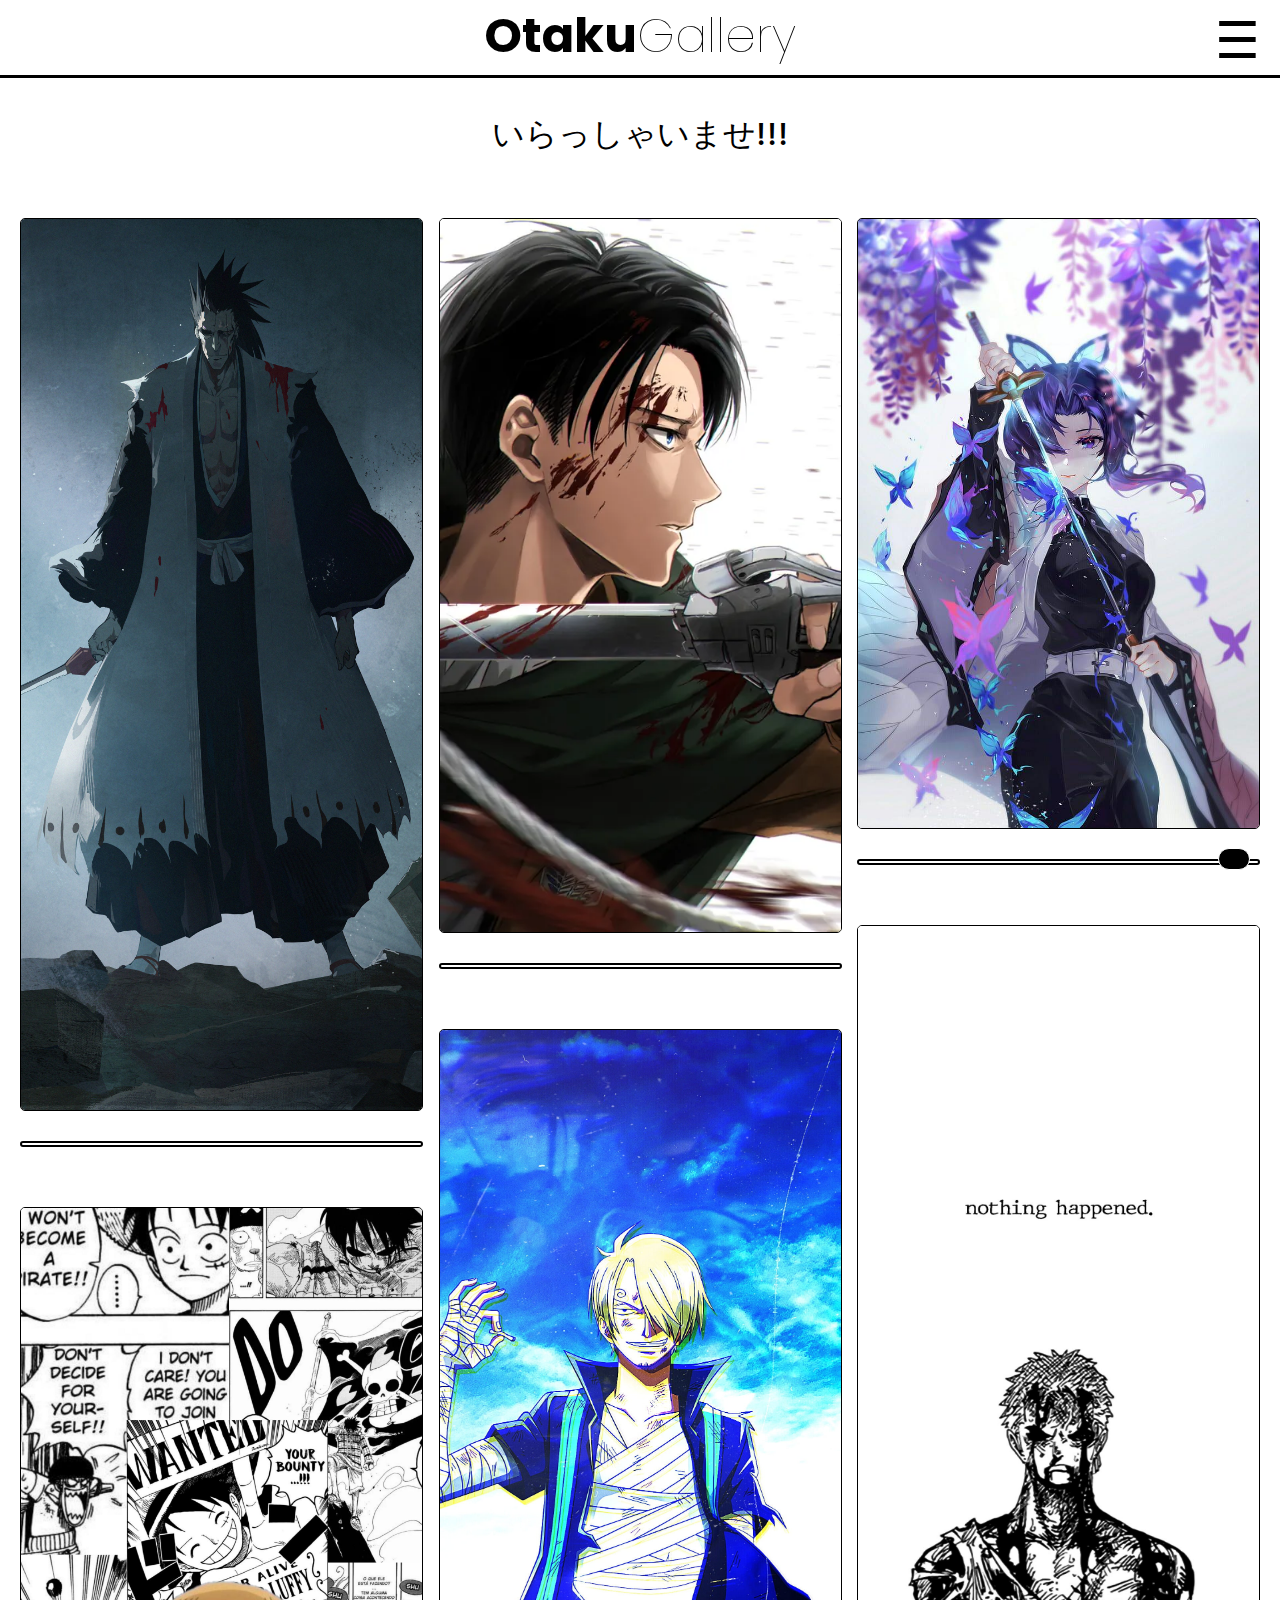
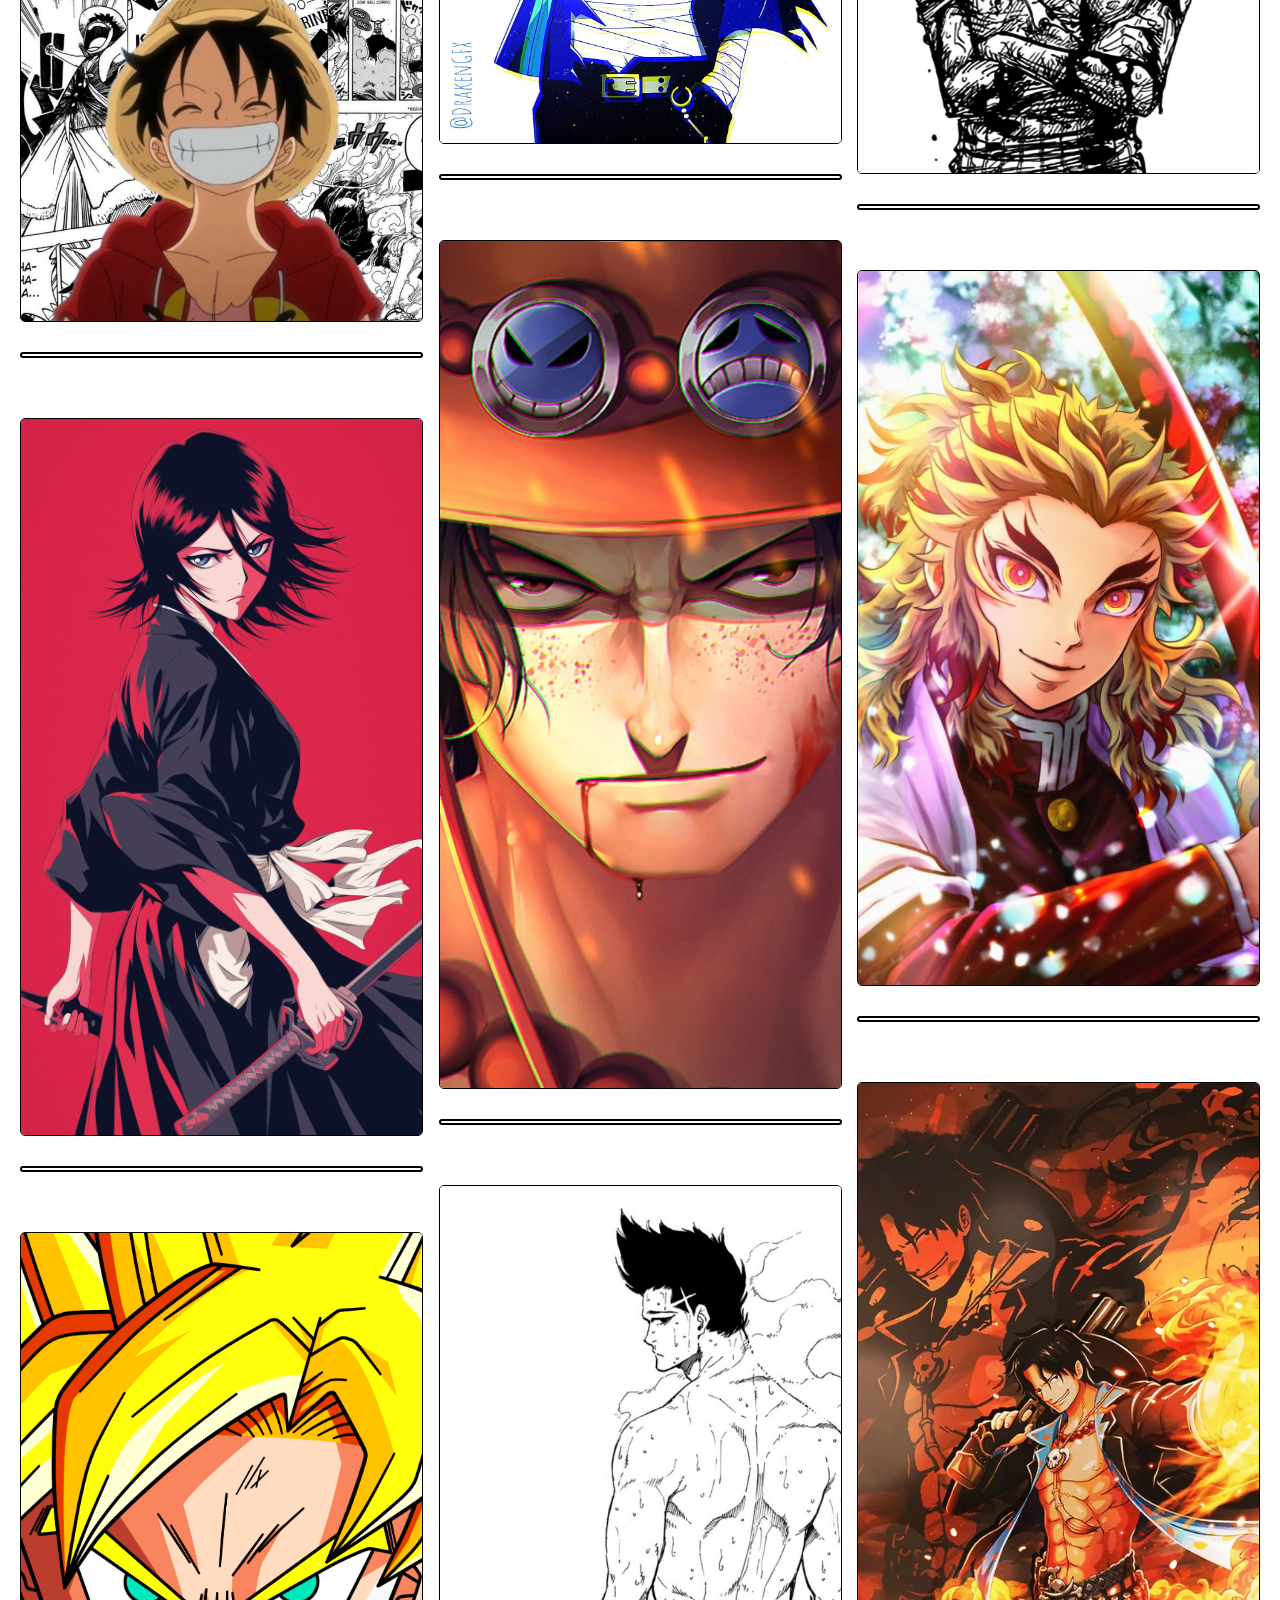
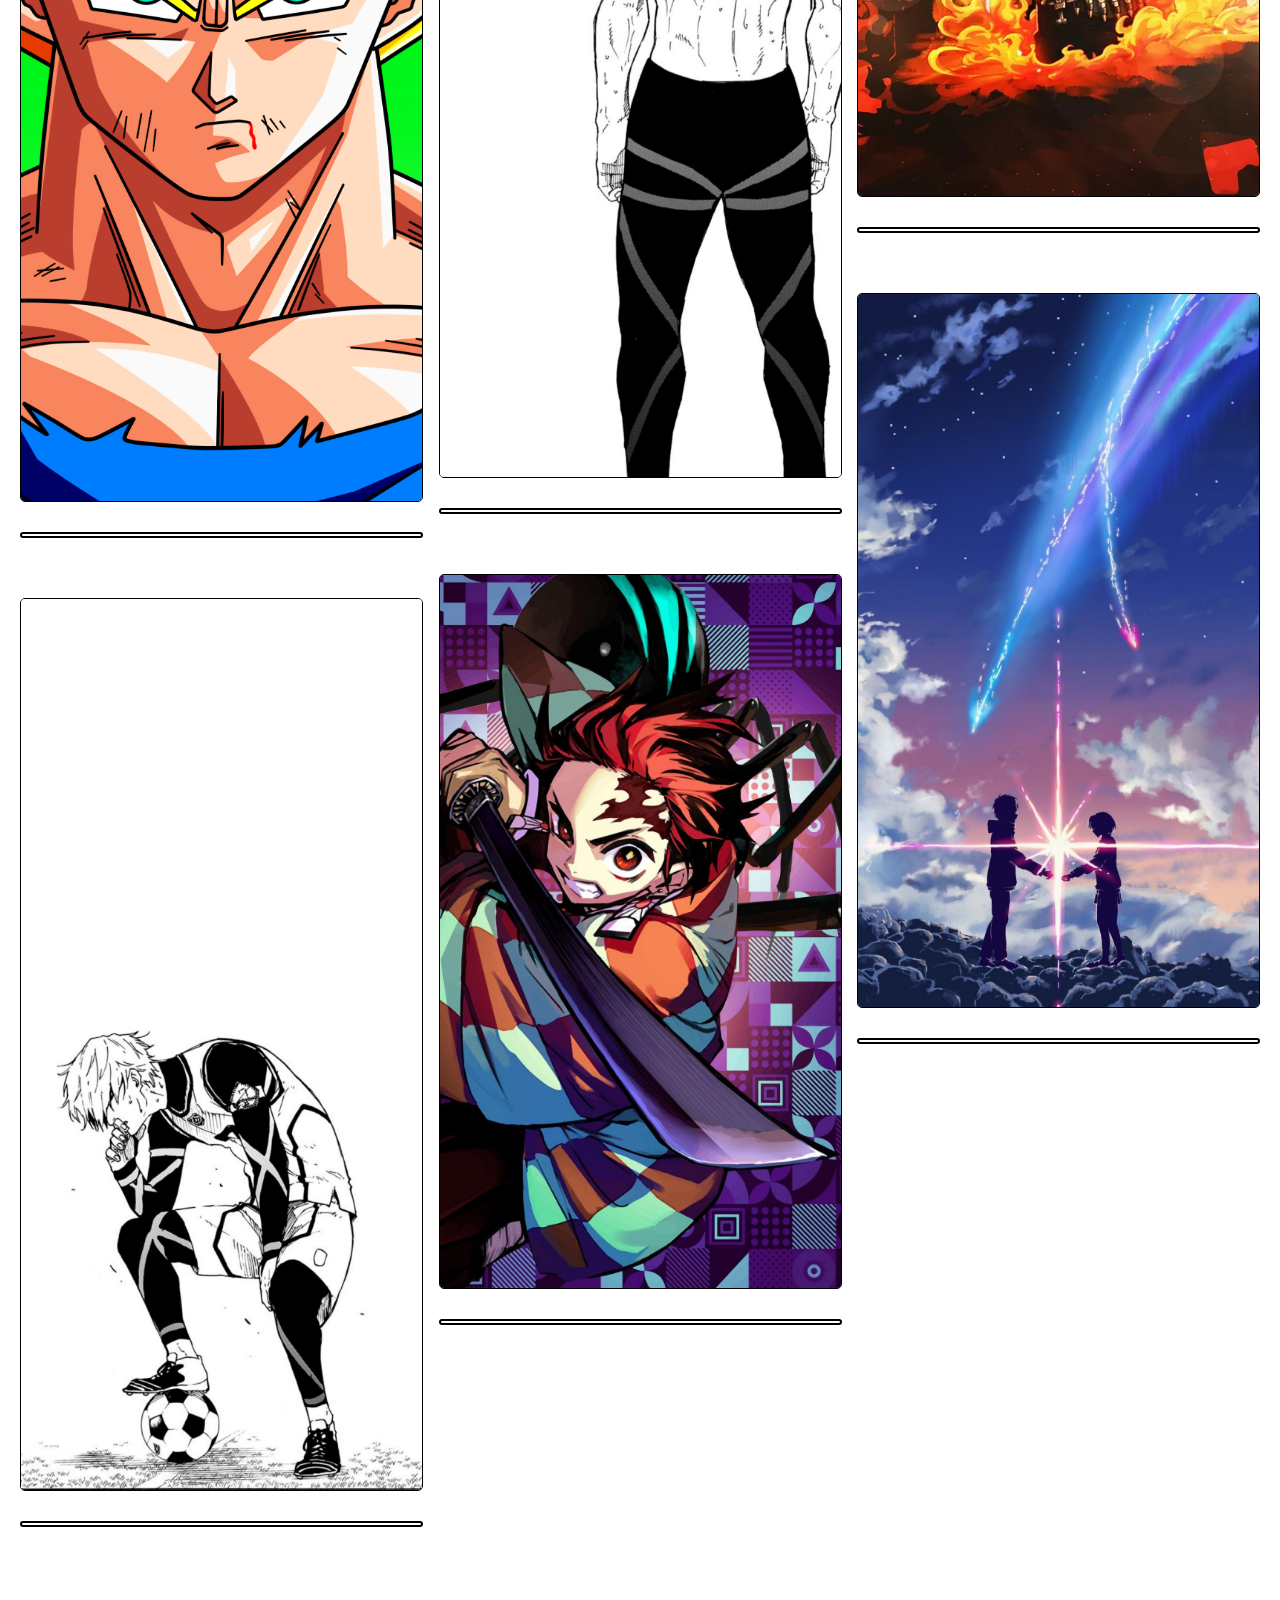
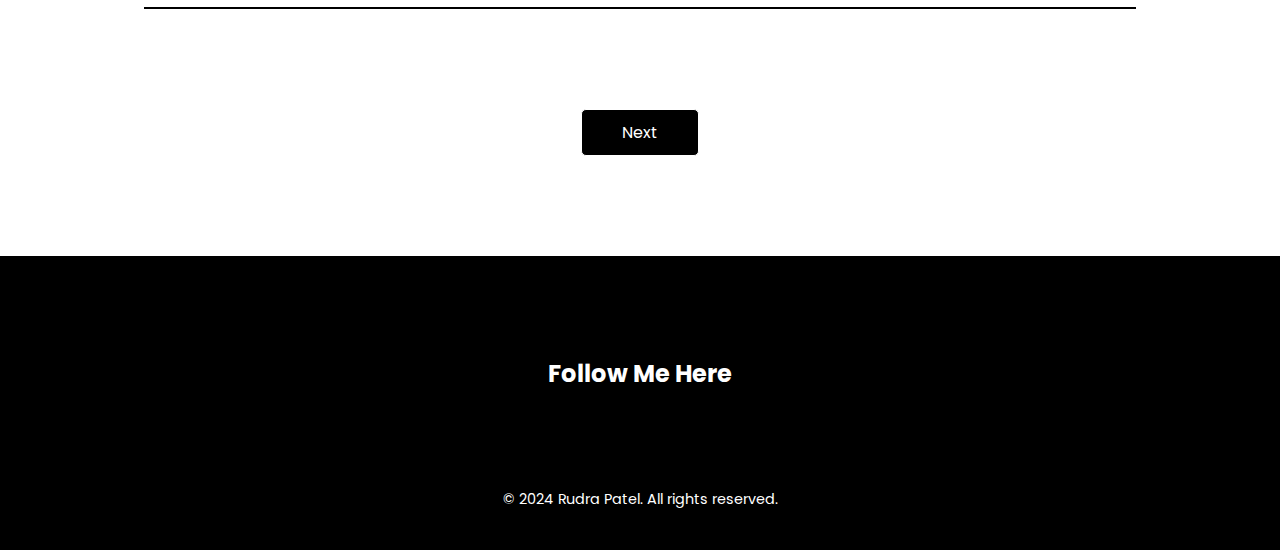
<file: index.html>
<!DOCTYPE html>
<html lang="en">
<head>
    <meta charset="UTF-8">
    <meta name="viewport" content="width=device-width, initial-scale=1.0">
    <title>Otaku Gallery | Rudra Patel</title>
    <link rel="stylesheet" href="styles.css">
    <link rel="stylesheet" href="https://site-assets.fontawesome.com/releases/v6.5.2/css/all.css">
</head>
<body>
    <div class="container">
        <div class="heading">
            <h3>Otaku<span>Gallery</span></h3>
            <h4>いらっしゃいませ!!!</h4>
            
        </div>
        <div class="menu-button" onclick="openNav()">&#9776;</div>
        <div id="mySidebar" class="sidebar">
            <a href="javascript:void(0)" class="closebtn" onclick="closeNav()">&times;</a>
            <div class="nav">
            <a href="index.html">Home</a>
            <a href="page2.html">Page 2</a>
            <a href="contact.html">Contact</a>
        </div>
        </div>
        <div class="box">

            <div class="dream">
                <img src="img\1-opt.jpg" onclick="openModal(this.src)">
                <a href="img\1.jpg" download="Kenpachi Zaraki.jpg" class="download-btn"><i class="fa-solid fa-download"></i></a>
                <img src="img/2.jpg" onclick="openModal(this.src)">
                <a href="img/2.jpg" download="Monkey D Luffy.jpg" class="download-btn"><i class="fa-solid fa-download"></i></a>
                <img src="img/3.jpg" onclick="openModal(this.src)">
                <a href="img/3.jpg" download="Rukia Kuchiki.jpg" class="download-btn"><i class="fa-solid fa-download"></i></a>
                <img src="img/4.jpg" onclick="openModal(this.src)">
                <a href="img/4.jpg" download="Goku.jpg" class="download-btn"><i class="fa-solid fa-download"></i></a>
                <img src="img/5.jpg" onclick="openModal(this.src)">
                <a href="img/5.jpg" download="Seishiro Nagi.jpg" class="download-btn"><i class="fa-solid fa-download"></i></a>
            </div> 

            <div class="dream">
                <img src="img/6.jpg" onclick="openModal(this.src)">
                <a href="img/6.jpg" download="Levi Ackerman.jpg" class="download-btn"><i class="fa-solid fa-download"></i></a>
                <img src="img/7.jpg" onclick="openModal(this.src)">
                <a href="img/7.jpg" download="Sanji.jpg" class="download-btn"><i class="fa-solid fa-download"></i></a>
                <img src="img/8.jpg" onclick="openModal(this.src)">
                <a href="img/8.jpg" download="Portgas D Ace.jpg" class="download-btn"><i class="fa-solid fa-download"></i></a>
                <img src="img/9.jpg" onclick="openModal(this.src)">
                <a href="img/9.jpg" download="Shoei Baro.jpg" class="download-btn"><i class="fa-solid fa-download"></i></a>
                <img src="img/10.jpg" onclick="openModal(this.src)">
                <a href="img/10.jpg" download="Tanjiro Kamado.jpg" class="download-btn"><i class="fa-solid fa-download"></i></a>
            </div>

            <div class="dream">
                <img src="img/11.jpg" onclick="openModal(this.src)">
                <a href="img/11.jpg" download="Shinobu Kochō.jpg" class="download-btn"><i class="fa-solid fa-download"></i></a>
                <img src="img/12.jpg" onclick="openModal(this.src)">
                <a href="img/12.jpg" download="Zoro.jpg" class="download-btn"><i class="fa-solid fa-download"></i></a>
                <img src="img/13.jpg" onclick="openModal(this.src)">
                <a href="img/13.jpg" download="Kyōjurō Rengoku.jpg"class="download-btn"><i class="fa-solid fa-download"></i></a>
                <img src="img/14.jpg" onclick="openModal(this.src)">
                <a href="img/14.jpg" download="Portgas D Ace.jpg" class="download-btn"><i class="fa-solid fa-download"></i></a>
                <img src="img/15.jpg" onclick="openModal(this.src)">
                <a href="img/15.jpg" download="Your Name.jpg" class="download-btn"><i class="fa-solid fa-download"></i></a>
            </div>

        </div>
        <div class="divider"></div>
        <div class="nxt-btn">
            <a href="page2.html">Next</a>
        </div>
        <div onclick="scrollToTop()" class="scrollTop"><i class="fa-regular fa-up"></i></div>
    </div>
    <footer>
        <div class="container">
            <div class="footer-content">
                <div class="footer-section social">
                    <h3>Follow Me Here <i class="fa-solid fa-arrow-down-left"></i></h3>
                    <a href="https://www.linkedin.com/in/rudra-patel-515441242/" target="_blank"><i class="fab fa-linkedin"></i></a>
                    <a href="https://github.com/rudrapatel001" target="_blank"><i class="fab fa-github"></i></a>
                    <a href="https://www.instagram.com/rudra_patel_.07/" target="_blank"><i class="fab fa-instagram"></i></a>
                    <a href=" https://wa.me/9316334332" target="_blank"><i class="fa-brands fa-whatsapp"></i></a>
                </div>
            </div>
            <div class="footer-bottom">
                <p>&copy; 2024 Rudra Patel. All rights reserved.</p>
            </div>
        </div>
    </footer>
    <!-- Modal -->
    <div id="imageModal" class="modal">
        <span class="close" onclick="closeModal()">&times;</span>
        <img class="modal-content" id="modalImage">
    </div>
    <script src="script.js"></script>
</body>
</html>
</file>
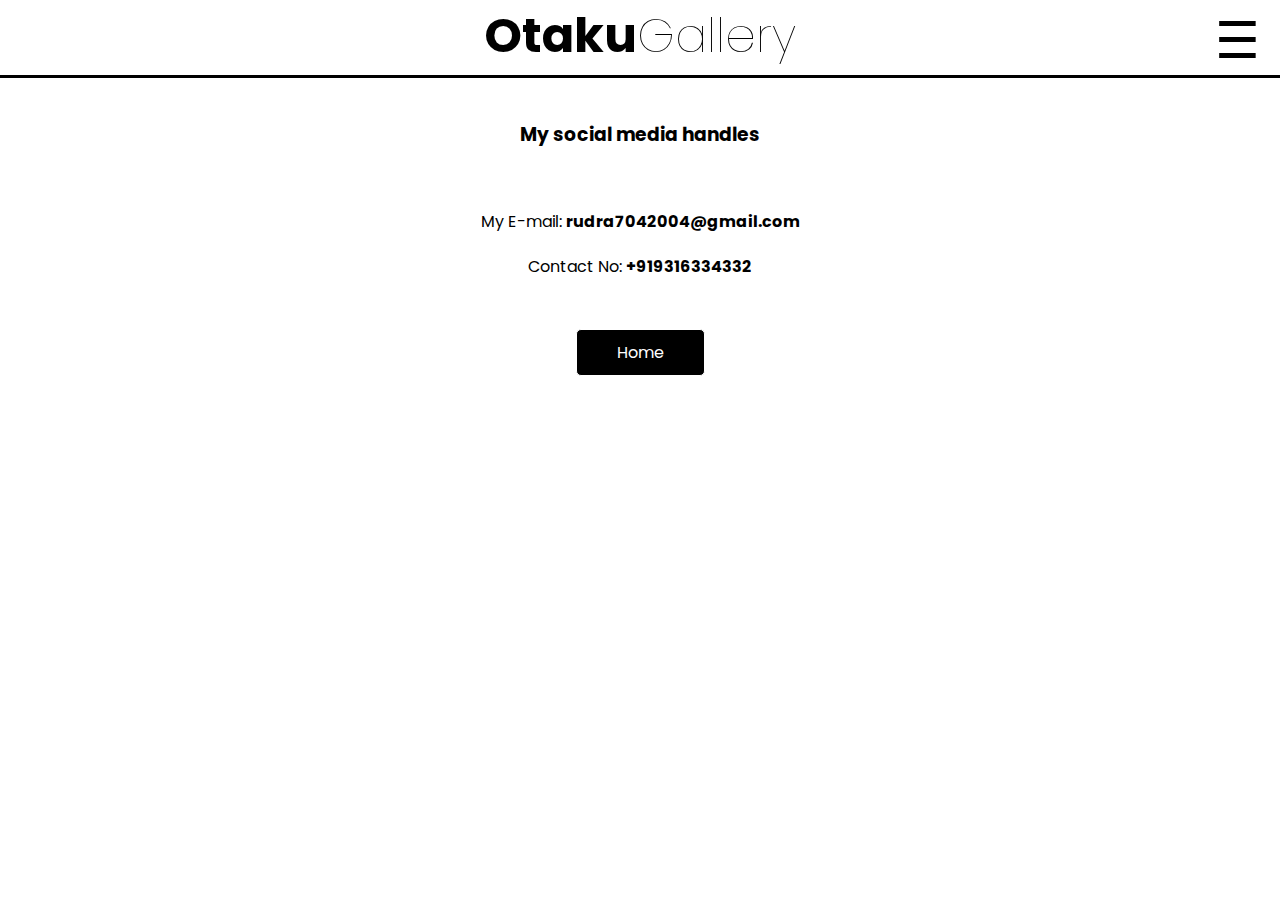
<file: contact.html>
<!DOCTYPE html>
<html lang="en">
<head>
    <meta charset="UTF-8">
    <meta name="viewport" content="width=device-width, initial-scale=1.0">
    <title>wallpaper</title>
    <link rel="stylesheet" href="styles.css">
    <link rel="stylesheet" href="https://cdnjs.cloudflare.com/ajax/libs/font-awesome/6.5.2/css/all.min.css" integrity="sha512-SnH5WK+bZxgPHs44uWIX+LLJAJ9/2PkPKZ5QiAj6Ta86w+fsb2TkcmfRyVX3pBnMFcV7oQPJkl9QevSCWr3W6A==" crossorigin="anonymous" referrerpolicy="no-referrer" />
    <link rel="stylesheet" href="https://site-assets.fontawesome.com/releases/v6.5.2/css/all.css">
</head>
<body>
    <div class="container">
        <div class="heading">
            <h3>Otaku<span>Gallery</span></h3>
            </div>  
            <h3 class="contact">My social media handles <i class="fa-solid fa-arrow-down"></i></h3>
            <div class="menu-button" onclick="openNav()">&#9776;</div>
            <div id="mySidebar" class="sidebar">
                <a href="javascript:void(0)" class="closebtn" onclick="closeNav()">&times;</a>
                <div class="nav">
                <a href="index.html">Home</a>
                <a href="page2.html">Page 2</a>
                <a href="contact.html">Contact</a>
            </div>
        </div>
            <div class="icons">
                <a href="https://www.instagram.com/rudra_patel_.07/"><i class="fa-brands fa-instagram"></i></a>
                <a href="https://github.com/rudrapatel001"><i class="fa-brands fa-github"></i></a>
                <a href="https://discord.gg/3cSt6Yw2"><i class="fa-brands fa-discord"></i></a>
            </div>
            <div class="info">
                <p>My E-mail: <b>rudra7042004@gmail.com</b></p>
                <p>Contact No: <b>+919316334332</b></p>
            </div>
            <div class="nxt-btn">
                <a href="page2.html">Home</a>
            </div>
        </div>
            
            <script src="script.js"></script>
    </body>
</html>
</file>
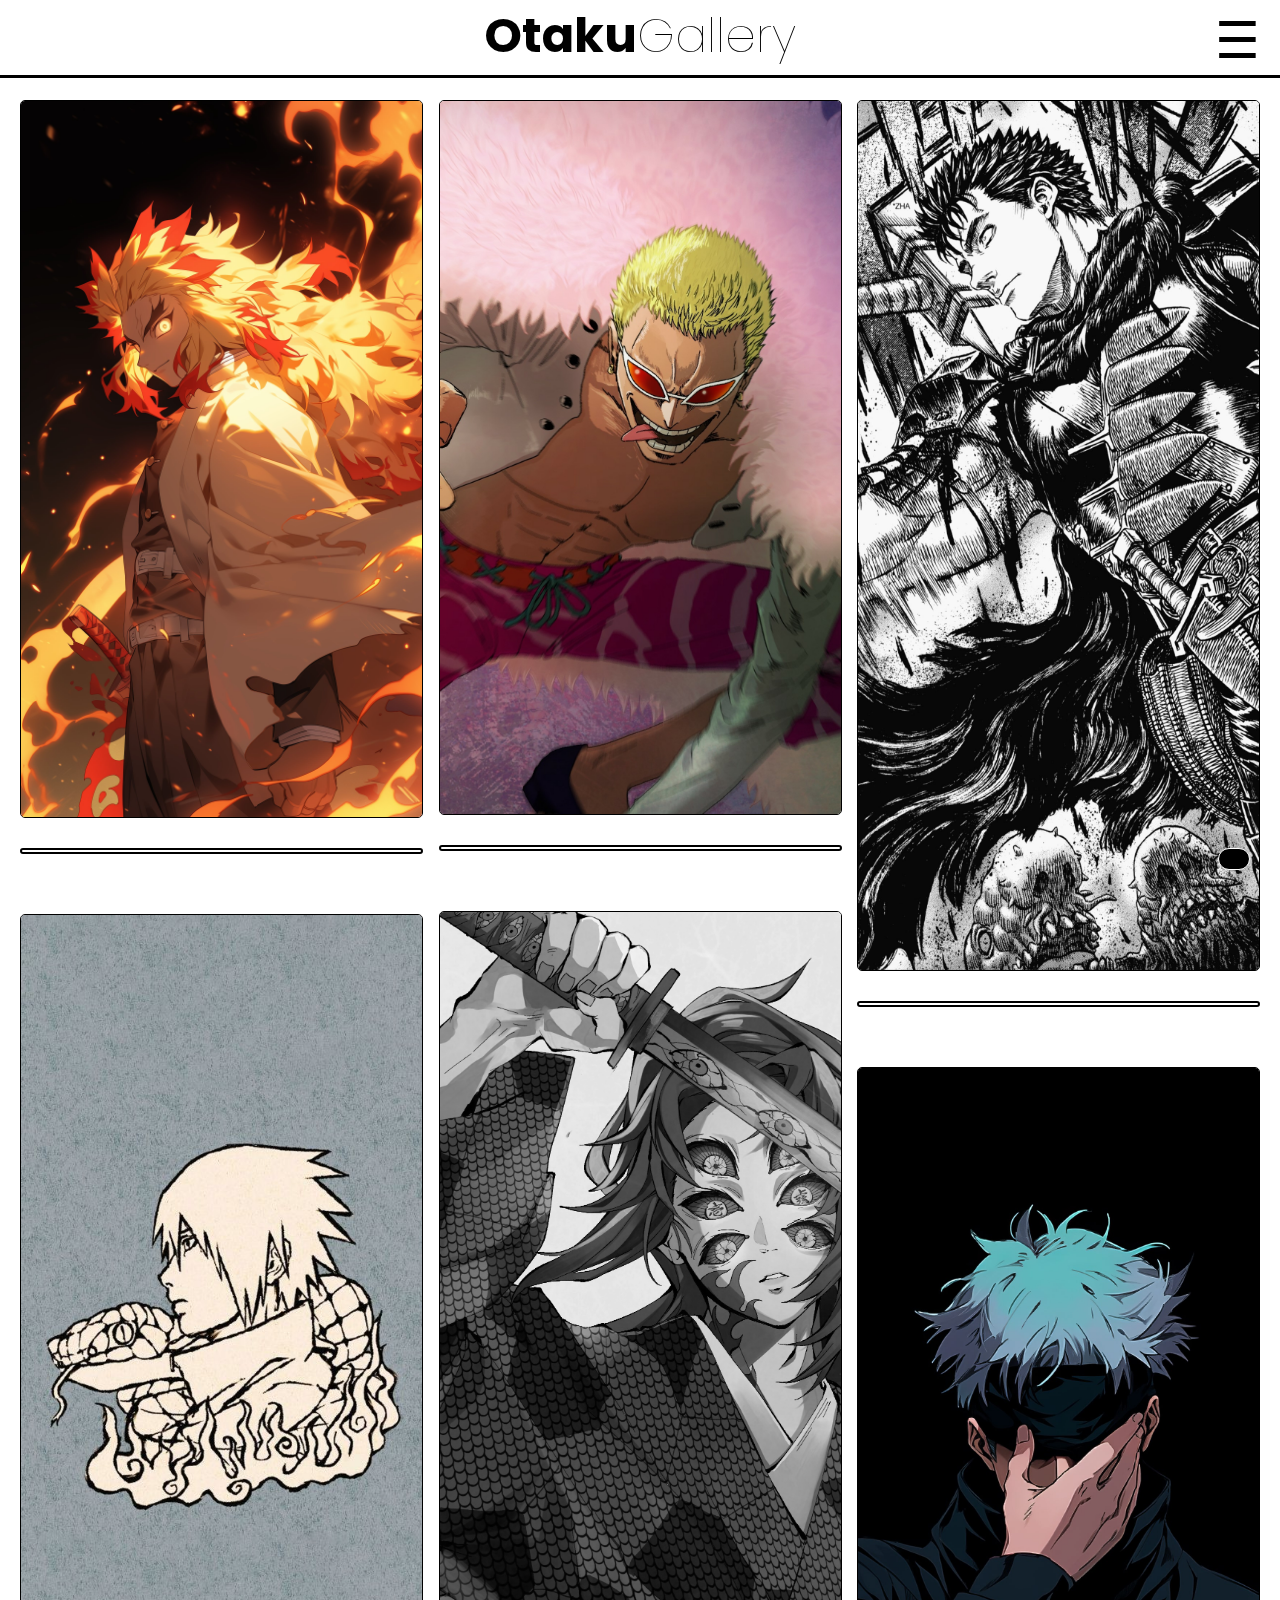
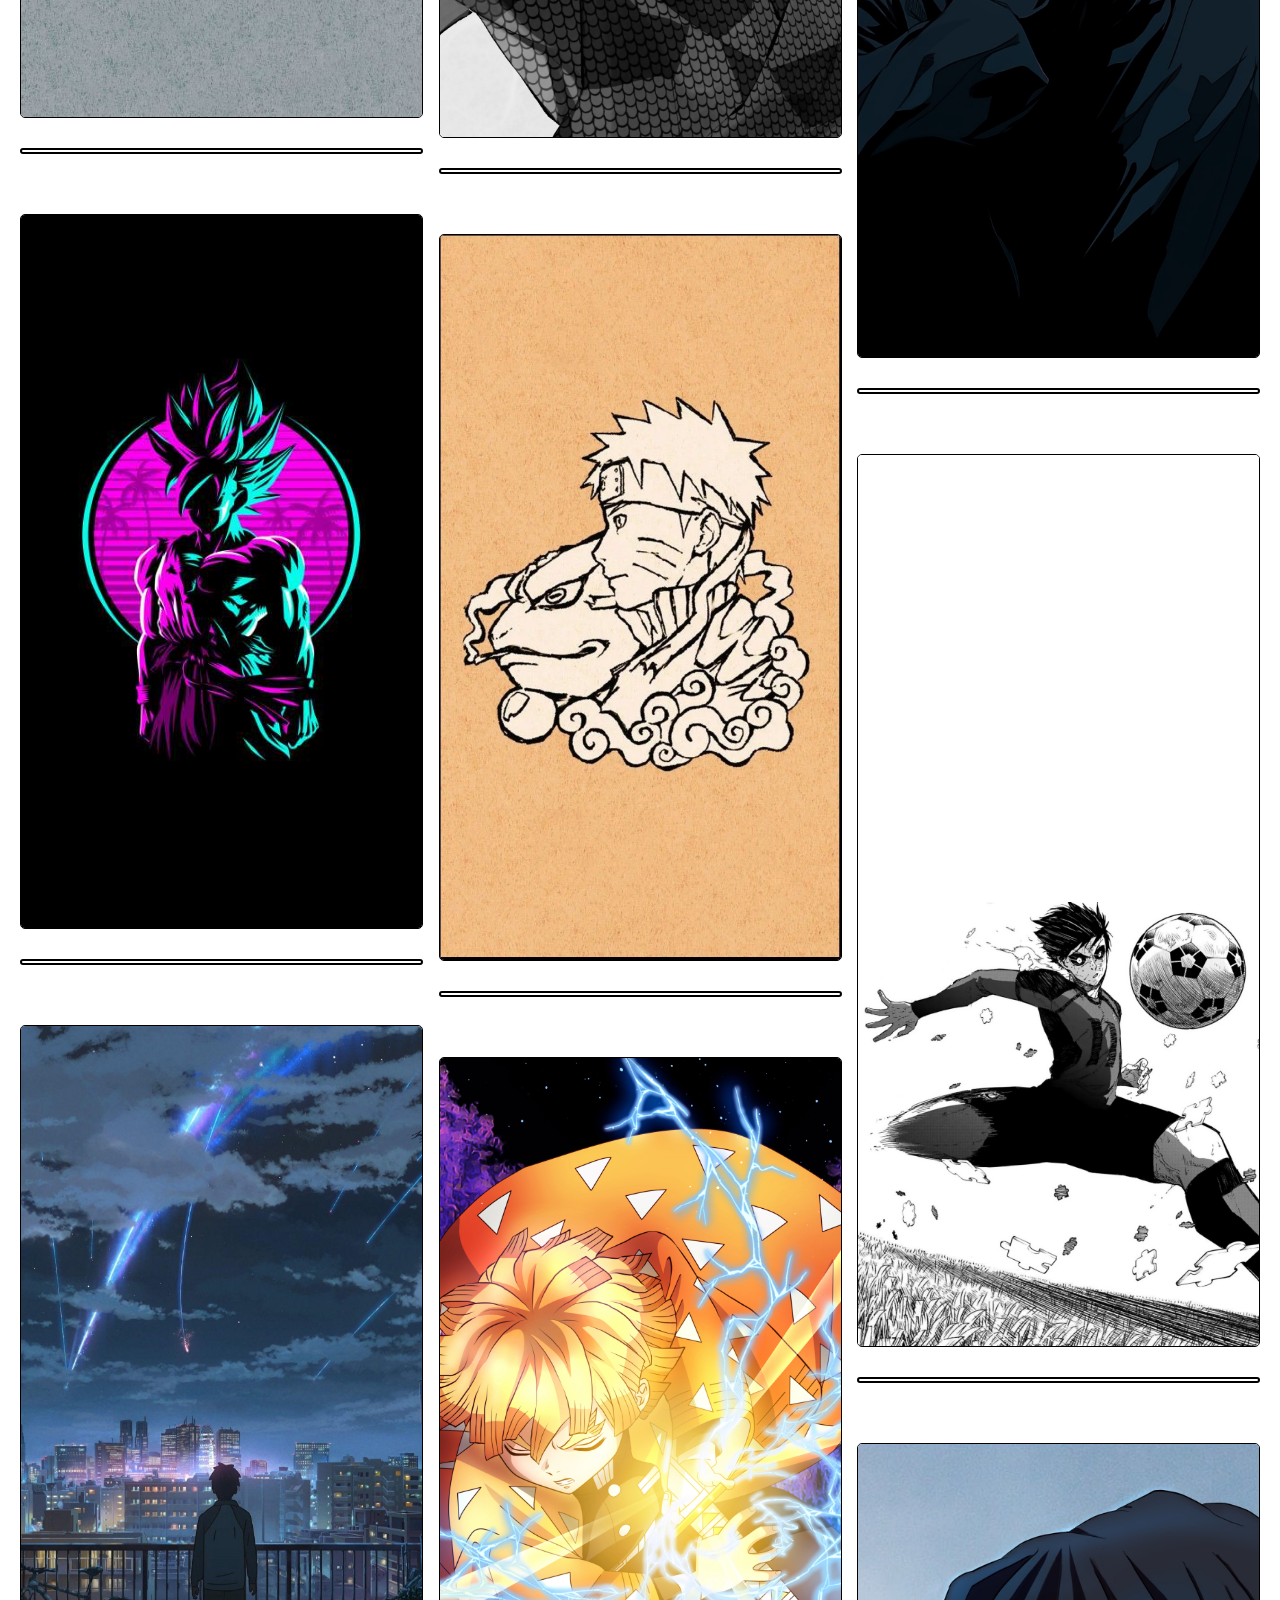
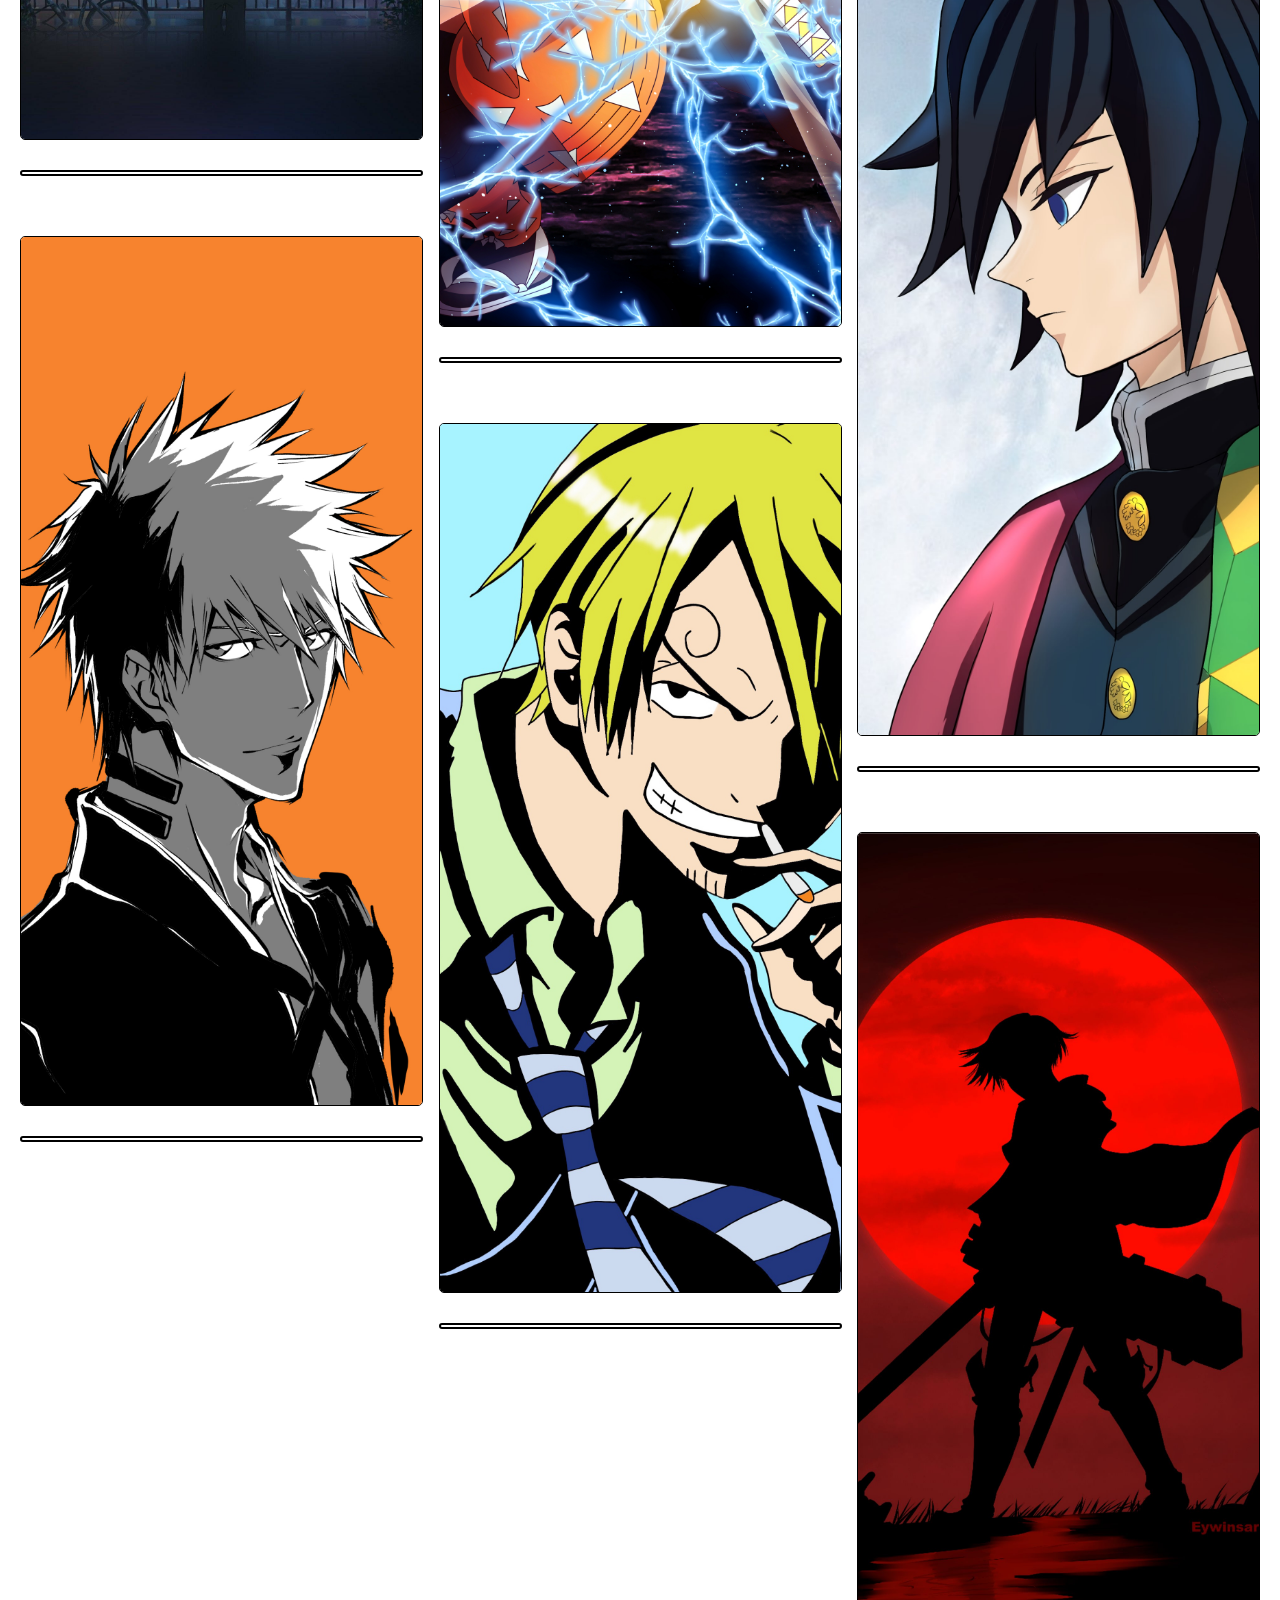
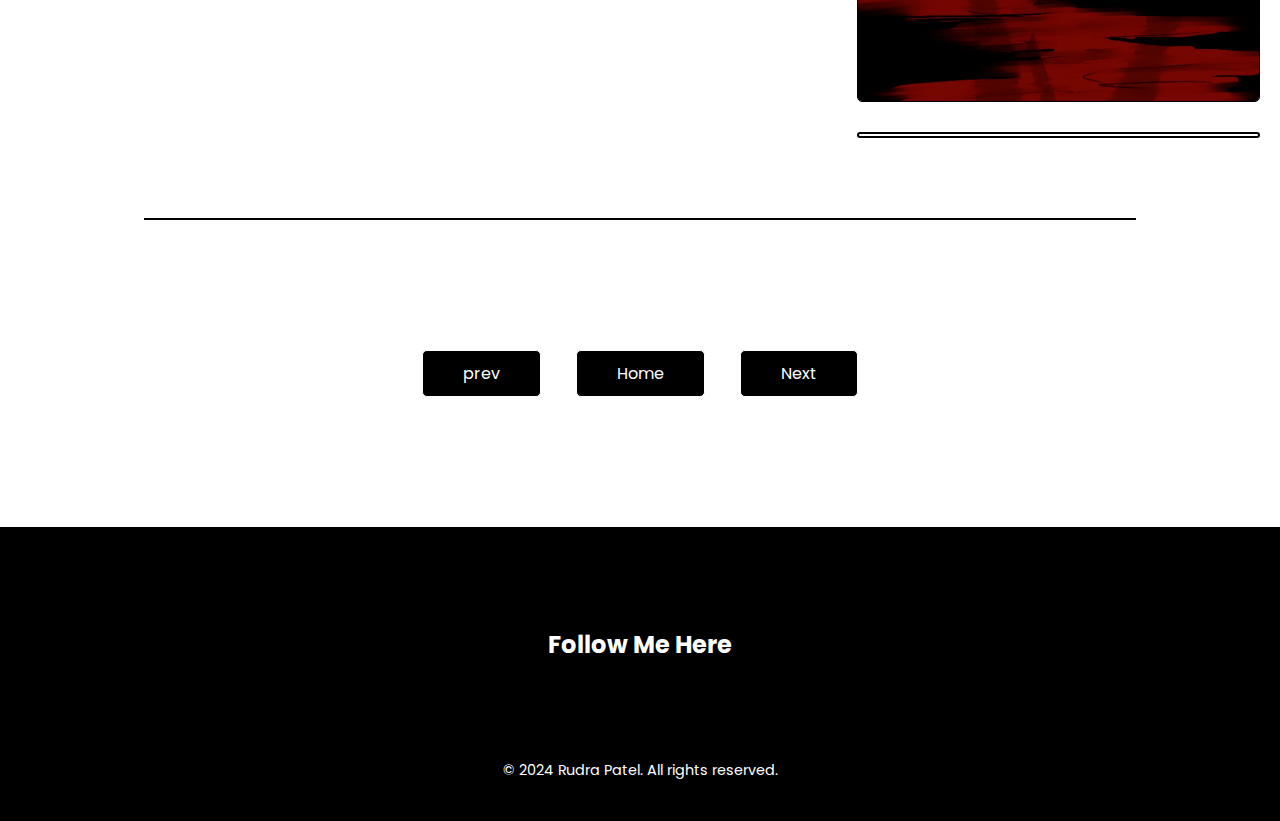
<file: page2.html>
<!DOCTYPE html>
<html lang="en">
<head>
    <meta charset="UTF-8">
    <meta name="viewport" content="width=device-width, initial-scale=1.0">
    <title>wallpaper</title>
    <link rel="stylesheet" href="styles.css">
    <link rel="stylesheet" href="https://cdnjs.cloudflare.com/ajax/libs/font-awesome/6.5.2/css/all.min.css" integrity="sha512-SnH5WK+bZxgPHs44uWIX+LLJAJ9/2PkPKZ5QiAj6Ta86w+fsb2TkcmfRyVX3pBnMFcV7oQPJkl9QevSCWr3W6A==" crossorigin="anonymous" referrerpolicy="no-referrer" />
    <link rel="stylesheet" href="https://site-assets.fontawesome.com/releases/v6.5.2/css/all.css">
</head>
<body>
    <div class="container">
        <div class="heading">
            <h3>Otaku<span>Gallery</span></h3>
        </div>
        <div class="menu-button" onclick="openNav()">&#9776;</div>
        <div id="mySidebar" class="sidebar">
            <a href="javascript:void(0)" class="closebtn" onclick="closeNav()">&times;</a>
            <div class="nav">
            <a href="index.html">Home</a>
            <a href="page2.html">Page 2</a>
            <a href="contact.html">Contact</a>
        </div>
        </div>
        <div class="box">

            <div class="dream">
                <img src="img/16.jpg" onclick="openModal(this.src)">
                <a href="img/16.jpg" download="Kyōjurō Rengoku.jpg"class="download-btn"><i class="fa-solid fa-download"></i></a>
                <img src="img/17.jpg" onclick="openModal(this.src)">
                <a href="img/17.jpg" download="Sasuke Uchiha.jpg" class="download-btn"><i class="fa-solid fa-download"></i></a>
                <img src="img/18.jpg" onclick="openModal(this.src)">
                <a href="img/18.jpg" download="Goku.jpg" class="download-btn"><i class="fa-solid fa-download"></i></a>
                <img src="img/19.jpg" onclick="openModal(this.src)">
                <a href="img/19.jpg" download="Your Name.jpg" class="download-btn"><i class="fa-solid fa-download"></i></a>
                <img src="img/20.jpg" onclick="openModal(this.src)">
                <a href="img/20.jpg" download="Ichigo Kurosaki.jpg" class="download-btn"><i class="fa-solid fa-download"></i></a>
            </div> 

            <div class="dream">
                <img src="img/21.jpg" onclick="openModal(this.src)">
                <a href="img/21.jpg" download="Donquixote Doflamingo.jpg" class="download-btn"><i class="fa-solid fa-download"></i></a>
                <img src="img/22.jpg" onclick="openModal(this.src)">
                <a href="img/22.jpg" download="Kokushibo.jpg" class="download-btn"><i class="fa-solid fa-download"></i></a>
                <img src="img/23.jpg" onclick="openModal(this.src)">
                <a href="img/23.jpg" download="Naruto Uzumaki.jpg" class="download-btn"><i class="fa-solid fa-download"></i></a>
                <img src="img/24.jpg" onclick="openModal(this.src)">
                <a href="img/24.jpg"download="Zenitsu Agatsuma.jpg"class="download-btn"><i class="fa-solid fa-download"></i></a>
                <img src="img/25.jpg" onclick="openModal(this.src)">
                <a href="img/25.jpg" download="Sanji.jpg" class="download-btn"><i class="fa-solid fa-download"></i></a>
            </div>

            <div class="dream">
                <img src="img/26.jpg" onclick="openModal(this.src)">
                <a href="img/26.jpg" download="Guts.jpg" class="download-btn"><i class="fa-solid fa-download"></i></a>
                <img src="img/27.jpg" onclick="openModal(this.src)">
                <a href="img/27.jpg" download="Gojo Satoru.jpg" class="download-btn"><i class="fa-solid fa-download"></i></a>
                <img src="img/28.jpg" onclick="openModal(this.src)">
                <a href="img/28.jpg" download="Isagi Yoichi.jpg" class="download-btn"><i class="fa-solid fa-download"></i></a>
                <img src="img/29.jpg" onclick="openModal(this.src)">
                <a href="img/29.jpg" download="Giyu Tomioka.jpg" class="download-btn"><i class="fa-solid fa-download"></i></a>
                <img src="img/30.jpg" onclick="openModal(this.src)">
                <a href="img/30.jpg" download="Levi Ackerman.jpg" class="download-btn"><i class="fa-solid fa-download"></i></a>
            </div>  
        </div>

        <div class="divider"></div>

        <div class="btn-container">
                <a href="index.html">prev</a>
                <a href="index.html">Home</a>
                <a href="page3.html">Next</a>
        </div>
        <div onclick="scrollToTop()" class="scrollTop"><i class="fa-regular fa-up"></i></div>
    </div>
    <footer>
        <div class="container">
            <div class="footer-content">
                <div class="footer-section social">
                    <h3>Follow Me Here <i class="fa-solid fa-arrow-down-left"></i></h3>
                    <a href="https://www.linkedin.com/in/rudra-patel-515441242/" target="_blank"><i class="fab fa-linkedin"></i></a>
                    <a href="https://github.com/rudrapatel001" target="_blank"><i class="fab fa-github"></i></a>
                    <a href="https://www.instagram.com/rudra_patel_.07/" target="_blank"><i class="fab fa-instagram"></i></a>
                    <a href=" https://wa.me/9316334332" target="_blank"><i class="fa-brands fa-whatsapp"></i></a>
                </div>
            </div>
            <div class="footer-bottom">
                <p>&copy; 2024 Rudra Patel. All rights reserved.</p>
            </div>
        </div>
    </footer>
     <!-- Modal -->
     <div id="imageModal" class="modal">
        <span class="close" onclick="closeModal()">&times;</span>
        <img class="modal-content" id="modalImage">
    </div>
    <script src="script.js"></script>
</body>
</html>
</file>
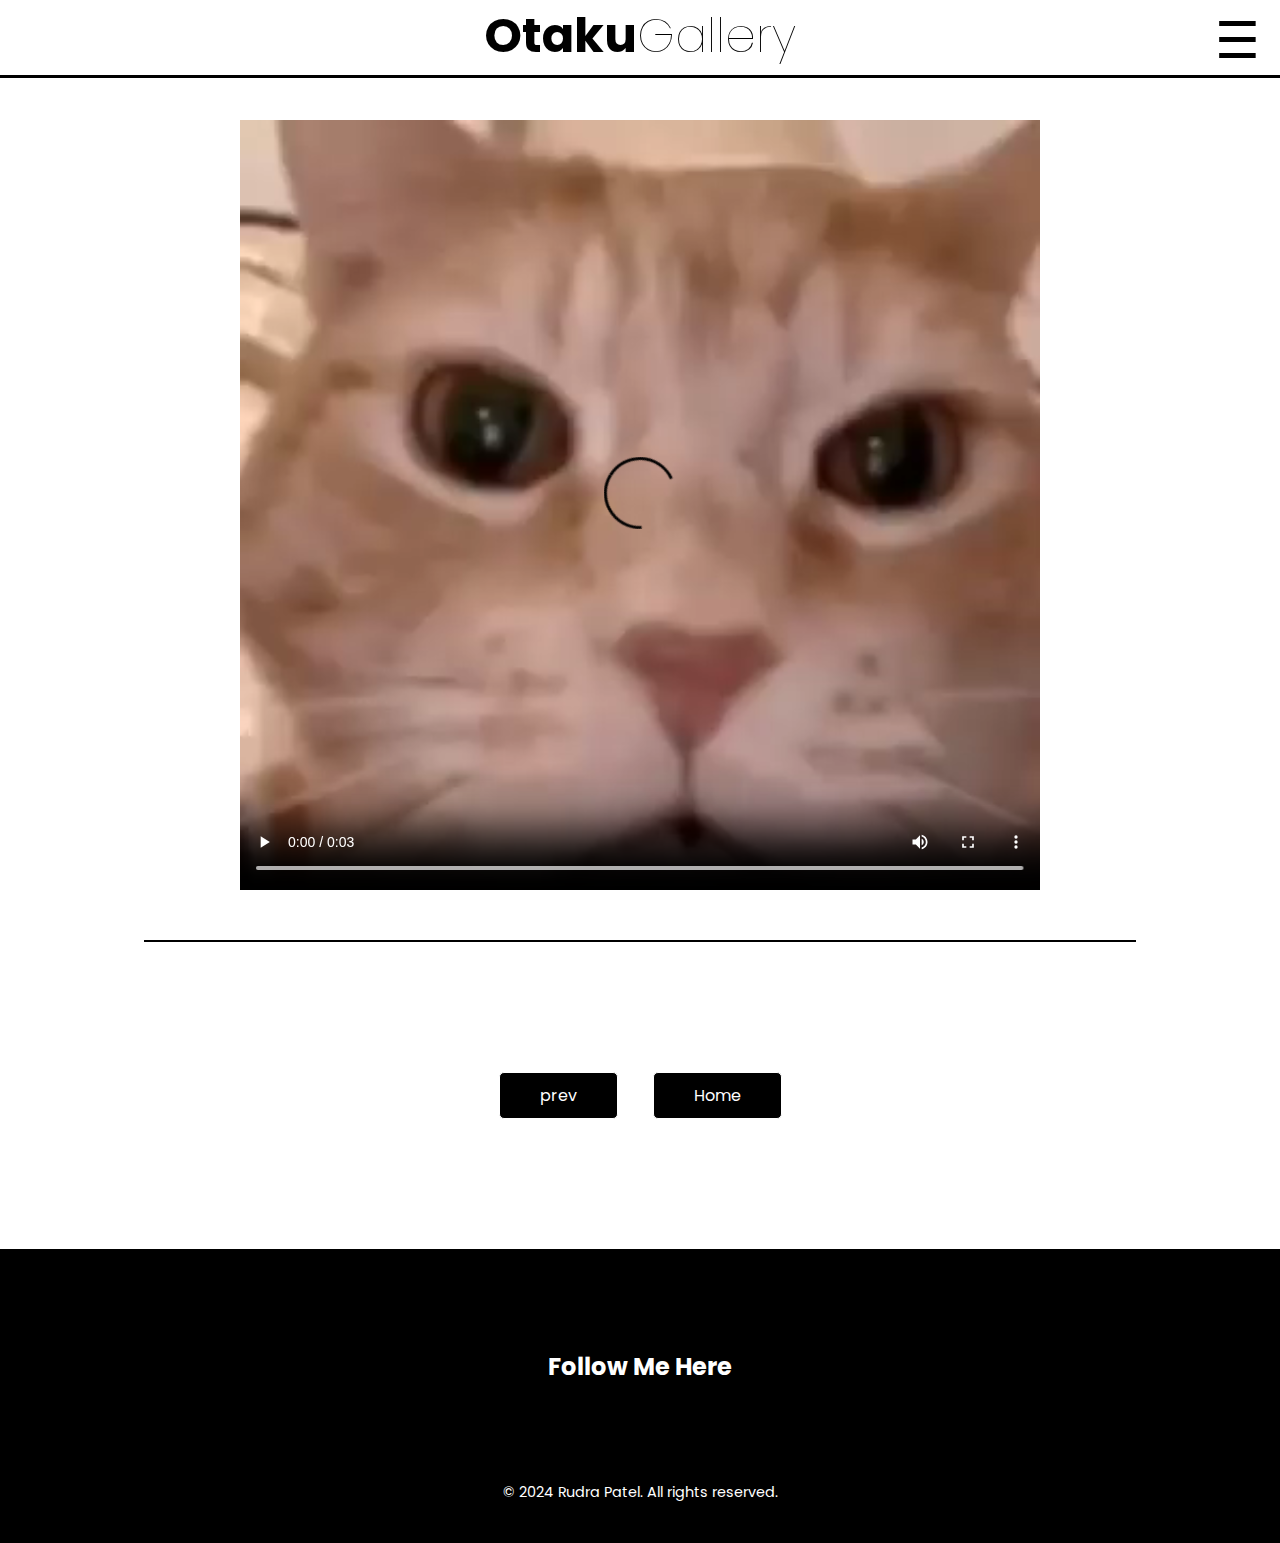
<file: page3.html>
<!DOCTYPE html>
<html lang="en">
<head>
    <meta charset="UTF-8">
    <meta name="viewport" content="width=device-width, initial-scale=1.0">
    <title>wallpaper</title>
    <link rel="stylesheet" href="styles.css">
    <link rel="stylesheet" href="https://cdnjs.cloudflare.com/ajax/libs/font-awesome/6.5.2/css/all.min.css" integrity="sha512-SnH5WK+bZxgPHs44uWIX+LLJAJ9/2PkPKZ5QiAj6Ta86w+fsb2TkcmfRyVX3pBnMFcV7oQPJkl9QevSCWr3W6A==" crossorigin="anonymous" referrerpolicy="no-referrer" />
    <link rel="stylesheet" href="https://site-assets.fontawesome.com/releases/v6.5.2/css/all.css">
</head>
<body>
    <div class="container">
        <div class="heading">
            <h3>Otaku<span>Gallery</span></h3>
            </div>
            <div class="menu-button" onclick="openNav()">&#9776;</div>
        <div id="mySidebar" class="sidebar">
            <a href="javascript:void(0)" class="closebtn" onclick="closeNav()">&times;</a>
            <div class="nav">
            <a href="index.html">Home</a>
            <a href="page2.html">Page 2</a>
            <a href="contact.html">Contact</a>
        </div>
        </div>

    
        <div class="video-container">
            <video controls autoplay>
              <source src="img\videoplayback.mp4" type="video/mp4">
              Your browser does not support the video tag.
            </video></div>
            <div class="divider"></div>
            <div class="btn-container">
                    <a href="page2.html">prev</a>
                    <a href="index.html">Home</a>
            </div>
        </div>
        <footer>
            <div class="container">
                <div class="footer-content">
                    <div class="footer-section social">
                        <h3>Follow Me Here <i class="fa-solid fa-arrow-down-left"></i></h3>
                        <a href="https://www.linkedin.com/in/rudra-patel-515441242/" target="_blank"><i class="fab fa-linkedin"></i></a>
                        <a href="https://github.com/rudrapatel001" target="_blank"><i class="fab fa-github"></i></a>
                        <a href="https://www.instagram.com/rudra_patel_.07/" target="_blank"><i class="fab fa-instagram"></i></a>
                        <a href=" https://wa.me/9316334332" target="_blank"><i class="fa-brands fa-whatsapp"></i></a>
                    </div>
                </div>
                <div class="footer-bottom">
                    <p>&copy; 2024 Rudra Patel. All rights reserved.</p>
                </div>
            </div>
        </footer>
        
            <script src="script.js"></script>
        </body>  
</html>
</file>
<file: styles.css>
@import url("https://fonts.googleapis.com/css2?family=Poppins:ital,wght@0,100;0,200;0,300;0,400;0,500;0,600;0,700;0,800;0,900;1,100;1,200;1,300;1,400;1,500;1,600;1,700;1,800;1,900&display=swap");

/* common */
* {
  margin: 0;
  padding: 0;
  box-sizing: border-box;
  font-family: "poppins", sans-serif;
}
html {
  scroll-behavior: smooth;
}
body {
  background: var(--bg-color);
}

:root {
  --bg-color: #fff;
  --font-color: #000;
  --hover-color: #bbb;
}
.menu-button {
  position: fixed;
  top: 3px;
  right: 10px;
  padding: 0px 10px;
  font-size: 50px;
  cursor: pointer;
  z-index: 1000;
  border-radius: 10px;
}
.menu-button:hover {
  color: var(--hover-color);
  background: transparent;
}

.sidebar {
  height: 100%;
  width: 0;
  position: fixed;
  top: 0;
  right: 0;
  background-color: var(--bg-colorr);
  overflow-x: hidden;
  transition: 0.5s;
  padding-top: 100px;
  z-index: 1001;
  backdrop-filter: blur(100px);
}

.sidebar a {
  padding: 8px 8px 8px 32px;
  text-decoration: none;
  font-size: 25px;
  color: var(--font-color);
  display: block;
  transition: 0.3s;
}
.sidebar .nav a {
  border-bottom: 1px solid var(--font-color);
}
.sidebar a:hover {
  background: var(--font-color);
  color: var(--bg-color);
}
.sidebar .closebtn {
  position: absolute;
  top: 5px;
  right: 30px;
  font-size: 50px;
  font-weight: bold;
  padding: 0;
  text-decoration: none;
}
.sidebar .closebtn:hover {
  background: transparent;
  color: var(--hover-color);
}
.container {
  display: flex;
  flex-direction: column;
  justify-content: center;
  align-items: center;
  text-align: center;
  margin: 40px 20px 0 20px;
  max-height: -100vh;
}
.container .heading {
  display: flex;
  justify-content: center;
  width: 50%;
  padding-bottom: 30px;
  z-index: 1;
}
.container .heading h3 {
  position: fixed;
  font-size: 3em;
  width: 100%;
  font-weight: bolder;
  margin-top: -40px;
  padding-bottom: 3px;
  backdrop-filter: blur(100px);
  border-bottom: 3px solid var(--font-color);
}
.container .heading h4 {
  width: 100%;
  margin-top: 70px;
  font-size: 2rem;
  font-weight: 500;
}

.container .heading h3 span {
  font-weight: 100;
}

/* wallpapers */

.container .box {
  display: flex;
  flex-direction: row;
  justify-content: space-between;
}
.container .box .dream {
  display: flex;
  flex-direction: column;
  width: 32.5%;
}

.container .box .dream img {
  margin-top: 30px;
  display: flex;
  width: 100%;
  height: auto;
  border-radius: 5px;
  border: 1px solid var(--font-color);
}
.container .box .dream img:hover {
  scale: 1.03;
}

/* download button for images */

.download-btn {
  font-size: 25px;
  width: 100%;
  color: var(--font-color);
  border: 2px solid var(--font-color);
  padding: 1px;
  margin: 30px 0;
  border-radius: 10px;
}
.download-btn:hover {
  background: var(--font-color);
  color: var(--bg-color);
  border: 2px solid var(--bg-color);
}

/* next,previous,home buttons */

.btn-container {
  display: flex;
  flex-direction: row;
  justify-content: center;
  gap: 35px;
  margin: 30px;
}

.btn-container a,
.nxt-btn a,
.contact-btn a {
  display: flex;
  color: var(--bg-color);
  margin: 50px 0 100px 0;
  background: var(--font-color);
  text-align: center;
  padding: 10px 40px;
  box-sizing: border-box;
  border-radius: 5px;
  cursor: pointer;
  max-height: 10%;
  text-decoration: none;
  border: 1px solid var(--bg-color);
}

.btn-container a:hover,
.nxt-btn a:hover {
  color: var(--font-color);
  background: var(--bg-color);
  border: 1px solid var(--font-color);
}

.divider {
  width: 80%;
  height: 2px;
  background-color: var(--font-color);
  margin: 50px auto;
}

/* contact page */
.contact {
  margin-top: 50px;
}
.icons {
  display: flex;
  justify-content: center;
  align-items: center;
  margin-top: 20px;
  gap: 20px;
}
.icons a {
  font-size: 30px;
  color: var(--font-color);
  margin: 0 10px;
  text-decoration: none;
}

.info {
  margin-top: 40px;
  display: flex;
  flex-direction: column;
  justify-content: center;
  align-items: center;
  gap: 20px;
}

/* prank page */

.video-container {
  margin-top: 50px;
  width: 100%;
  display: flex;
  justify-content: center;
}

.video-container video {
  width: 80%;
  max-width: 800px;
}
/* scrollTop */
.scrollTop {
  position: fixed;
  font-size: 1rem;
  bottom: 30px;
  right: 30px;
  padding: 10px 15px;
  color: var(--bg-color);
  background: var(--font-color);
  border: 1px solid var(--bg-color);
  border-radius: 25px;
  cursor: pointer;
  transition: all 0.5s ease 0s;
}
.scrollTop:hover {
  color: var(--hover-color);
}

/* Footer */
footer {
  background: var(--font-color);
  color: var(--bg-color);
  padding: 40px 0;
  border-top: 1px solid var(--text-color);
}

footer .container {
  display: flex;
  flex-direction: column;
  align-items: center;
}

.footer-content {
  display: flex;
  justify-content: space-between;
  flex-wrap: wrap;
  width: 100%;
  max-width: 1200px;
  padding: 0 20px;
}

.footer-section {
  flex: 1;
  margin: 20px;
  min-width: 250px;
}

.footer-section h3 {
  font-size: 1.5rem;
  margin-bottom: 20px;
}

.footer-section p,
.footer-section a {
  font-size: 1rem;
  color: var(--bg-color);
  line-height: 1.6;
}

.footer-section a:hover {
  color: var(--hover-color);
}

.footer-section.social a {
  margin-right: 15px;
  font-size: 1.5rem;
}

.footer-bottom {
  text-align: center;
  margin-top: 20px;
  font-size: 0.9rem;
}

/* The Modal (background) */
.modal {
  display: none;
  position: fixed;
  z-index: 1002;
  left: 0;
  top: 0;
  width: 100%;
  height: 100%;
  overflow: auto;
  background-color: rgb(0, 0, 0);
  background-color: rgba(0, 0, 0, 0.9);
  align-items: center; /* Center the modal content vertically */
  justify-content: center; /* Center the modal content horizontally */
}

/* Modal Content (Image) */
.modal-content {
  max-width: 100%;
  max-height: 100%;
  display: block;
  margin: auto;
}

/* Add Animation - Zoom in the Modal */
.modal-content {
  -webkit-animation-name: zoom;
  -webkit-animation-duration: 0.6s;
  animation-name: zoom;
  animation-duration: 0.6s;
}

::-webkit-scrollbar {
  display: none;
}

@-webkit-keyframes zoom {
  from {
    -webkit-transform: scale(0);
  }
  to {
    -webkit-transform: scale(1);
  }
}

@keyframes zoom {
  from {
    transform: scale(0);
  }
  to {
    transform: scale(1);
  }
}

/* The Close Button */
.close {
  position: absolute;
  top: 15px;
  right: 35px;
  color: var(--bg-color);
  font-size: 40px;
  font-weight: bold;
  transition: 0.3s;
}

.close:hover,
.close:focus {
  color: var(--hover-color);
  text-decoration: none;
  cursor: pointer;
}

@media only screen and (max-width: 769px) {
  .container .box {
    flex-direction: column;
  }
  .container .box .dream {
    width: 100%;
  }
}
@media only screen and (max-width: 620px) {
  .container .heading h4 {
    font-size: 1.5rem;
  }
}
@media only screen and (max-width: 470px) {
  .container .heading h3 {
    font-size: 2rem;
  }
  .container .heading h4 {
    font-size: 1.3rem;
  }
  .menu-button {
    font-size: 33.33px;
  }
  .btn-container {
    flex-direction: column;
    gap: 0;
  }
}
@media only screen and (max-width: 470px) {
  .container .heading h4 {
    font-size: 1.1rem;
  }
}

@media only screen and (max-width: 360px) {
  .container .heading h3 {
    font-size: 1.5rem;
  }
  .container .heading h4 {
    font-size: 1rem;
  }
  .menu-button {
    font-size: 25px;
  }
}
</file>
